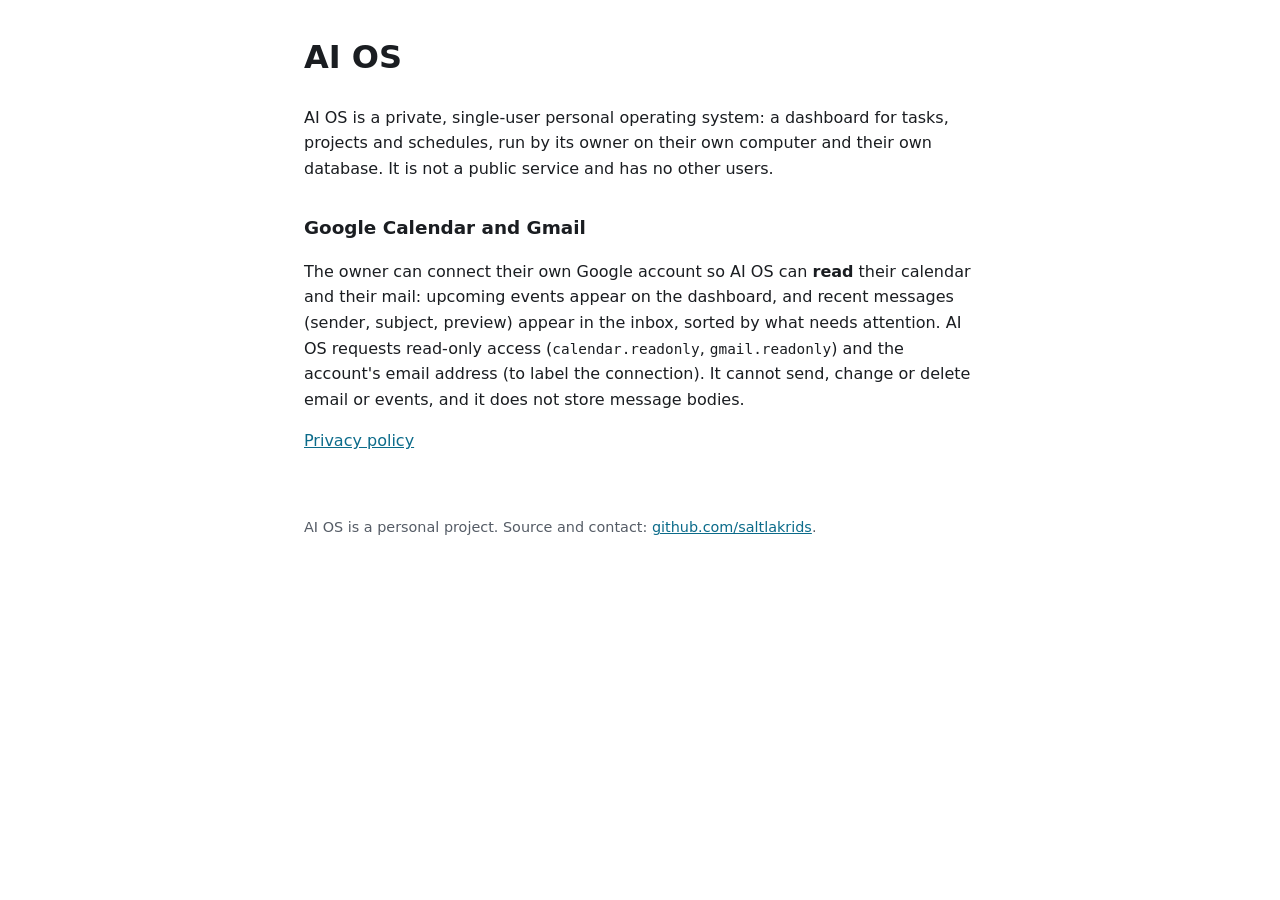
<file: index.html>
<!doctype html>
<html lang="en">
<head>
  <meta charset="utf-8">
  <meta name="viewport" content="width=device-width, initial-scale=1">
  <title>AI OS</title>
  <meta name="description" content="AI OS is a private, single-user personal operating system.">
  <link rel="stylesheet" href="style.css">
</head>
<body>
  <main>
    <h1>AI OS</h1>
    <p>AI OS is a private, single-user personal operating system: a dashboard for tasks, projects and schedules, run by its owner on their own computer and their own database. It is not a public service and has no other users.</p>

    <h2>Google Calendar and Gmail</h2>
    <p>The owner can connect their own Google account so AI OS can <strong>read</strong> their calendar and their mail: upcoming events appear on the dashboard, and recent messages (sender, subject, preview) appear in the inbox, sorted by what needs attention. AI OS requests read-only access (<code>calendar.readonly</code>, <code>gmail.readonly</code>) and the account's email address (to label the connection). It cannot send, change or delete email or events, and it does not store message bodies.</p>

    <p><a href="privacy.html">Privacy policy</a></p>
  </main>
  <footer>
    <p>AI OS is a personal project. Source and contact: <a href="https://github.com/saltlakrids">github.com/saltlakrids</a>.</p>
  </footer>
</body>
</html>
</file>
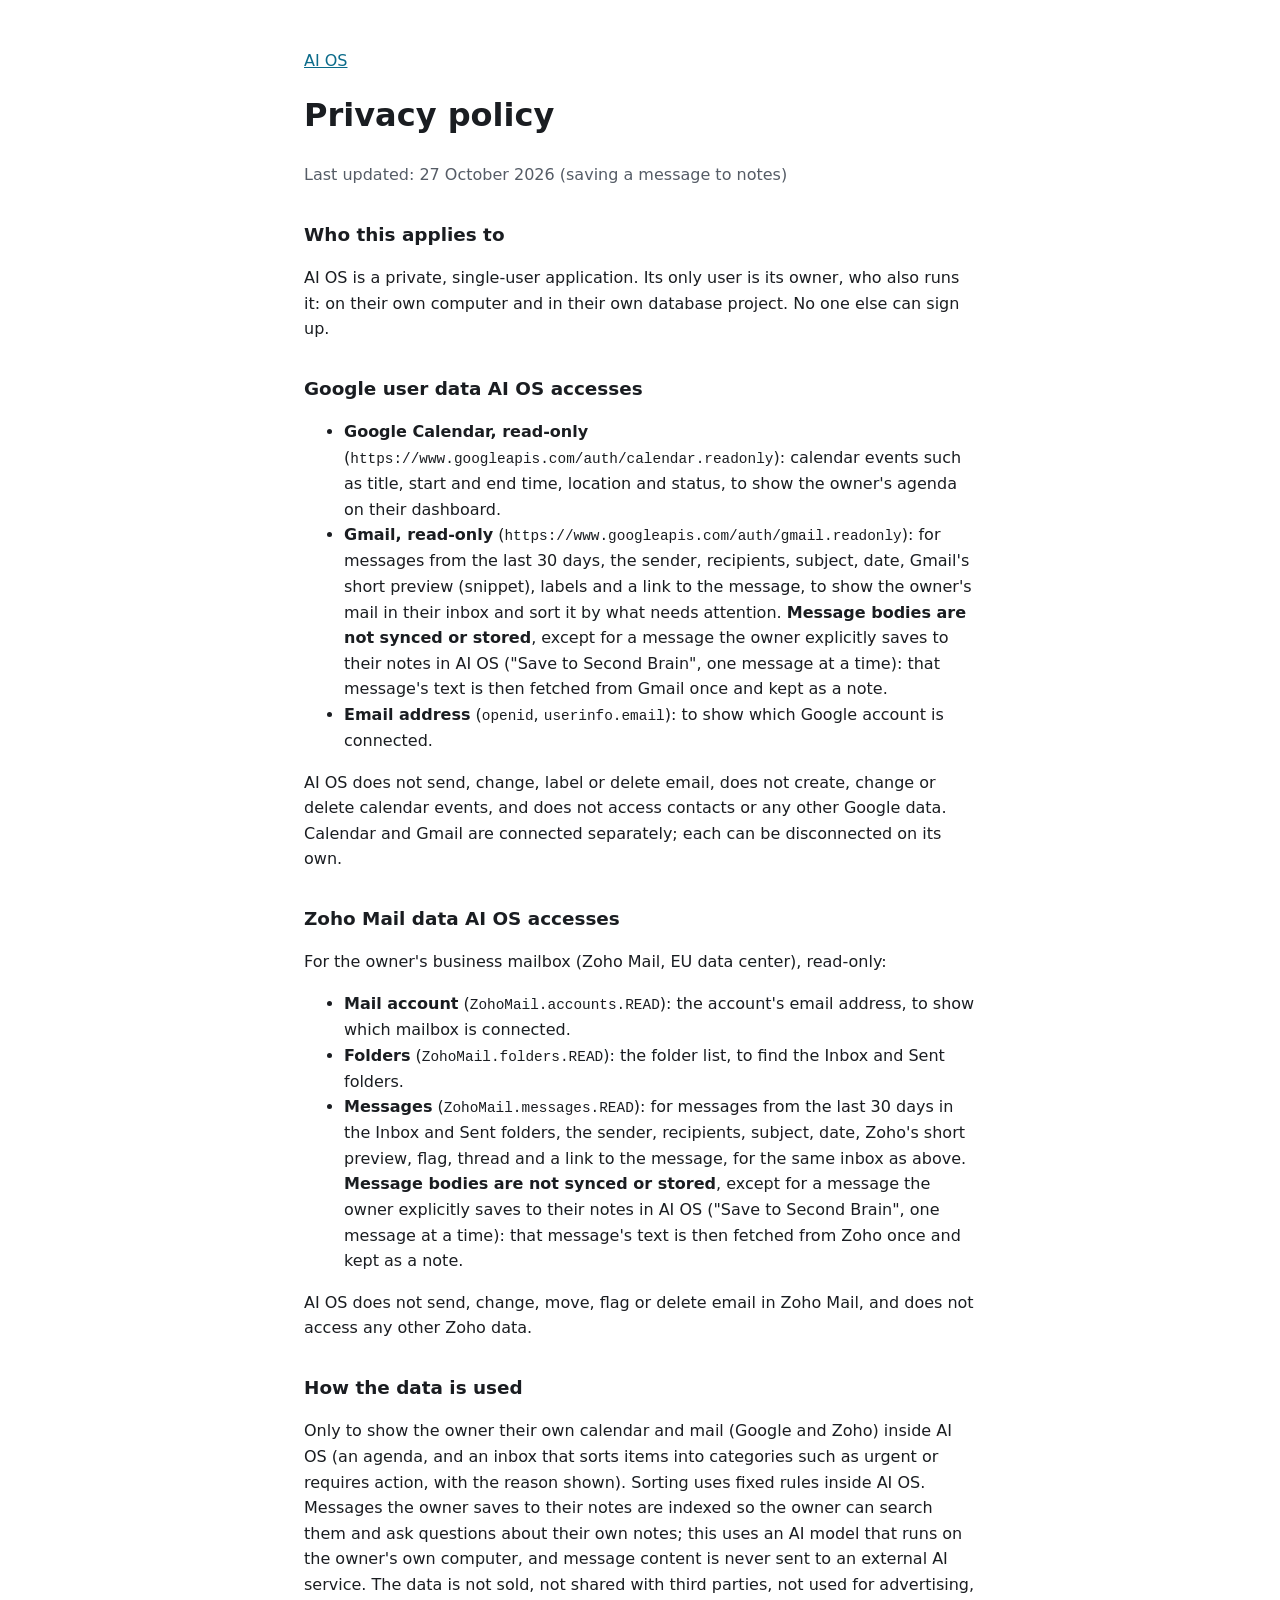
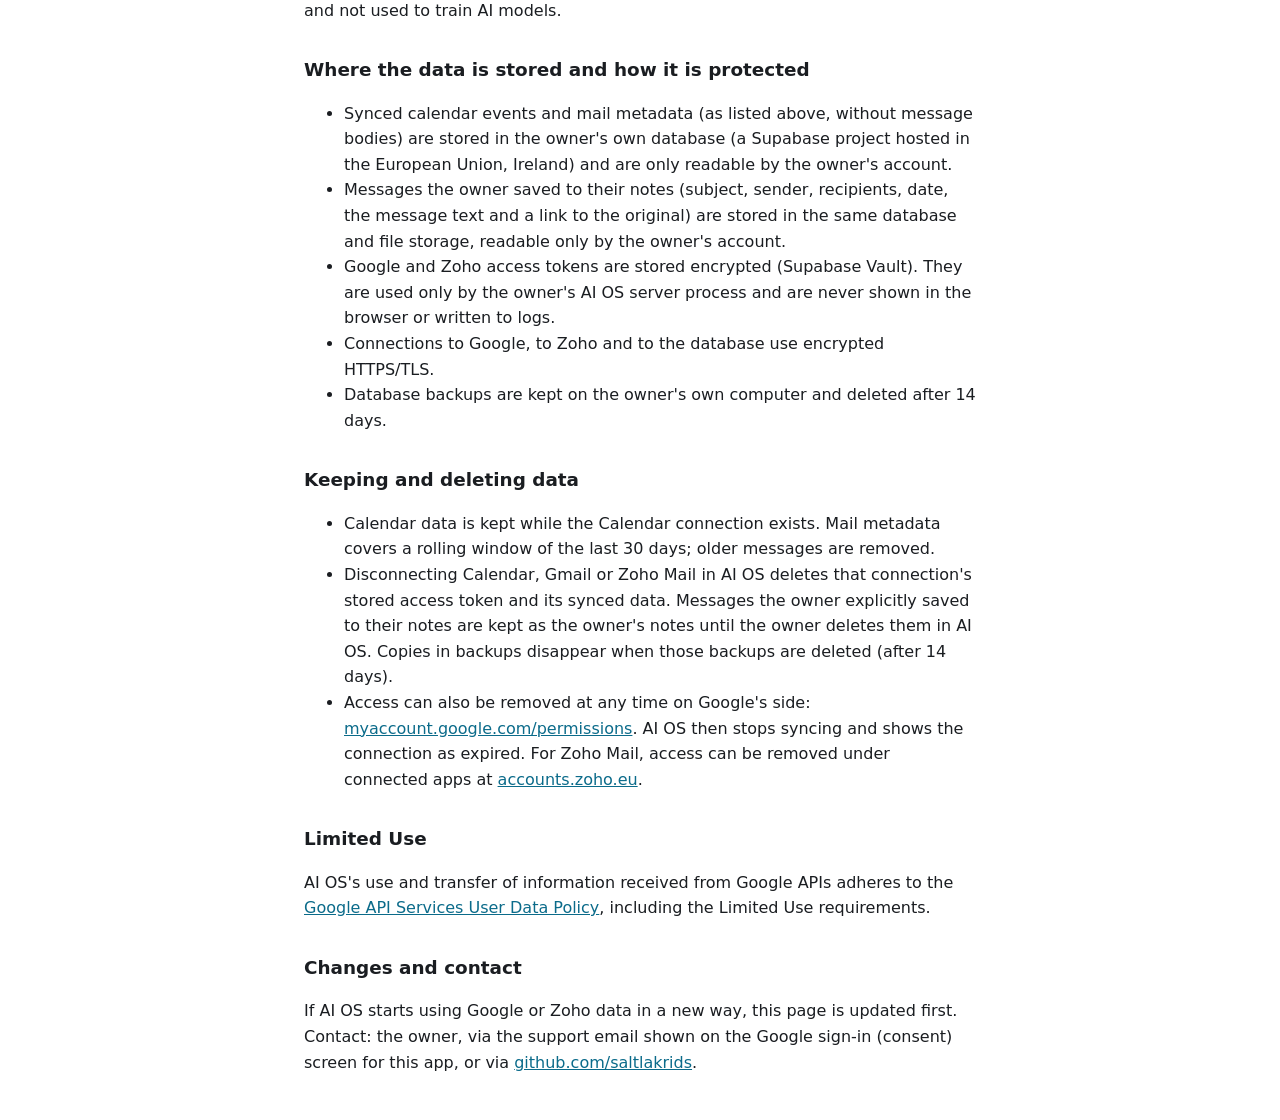
<file: privacy.html>
<!doctype html>
<html lang="en">
<head>
  <meta charset="utf-8">
  <meta name="viewport" content="width=device-width, initial-scale=1">
  <title>AI OS - Privacy policy</title>
  <link rel="stylesheet" href="style.css">
</head>
<body>
  <main>
    <p><a href="./">AI OS</a></p>
    <h1>Privacy policy</h1>
    <p class="meta">Last updated: 27 October 2026 (saving a message to notes)</p>

    <h2>Who this applies to</h2>
    <p>AI OS is a private, single-user application. Its only user is its owner, who also runs it: on their own computer and in their own database project. No one else can sign up.</p>

    <h2>Google user data AI OS accesses</h2>
    <ul>
      <li><strong>Google Calendar, read-only</strong> (<code>https://www.googleapis.com/auth/calendar.readonly</code>): calendar events such as title, start and end time, location and status, to show the owner's agenda on their dashboard.</li>
      <li><strong>Gmail, read-only</strong> (<code>https://www.googleapis.com/auth/gmail.readonly</code>): for messages from the last 30 days, the sender, recipients, subject, date, Gmail's short preview (snippet), labels and a link to the message, to show the owner's mail in their inbox and sort it by what needs attention. <strong>Message bodies are not synced or stored</strong>, except for a message the owner explicitly saves to their notes in AI OS ("Save to Second Brain", one message at a time): that message's text is then fetched from Gmail once and kept as a note.</li>
      <li><strong>Email address</strong> (<code>openid</code>, <code>userinfo.email</code>): to show which Google account is connected.</li>
    </ul>
    <p>AI OS does not send, change, label or delete email, does not create, change or delete calendar events, and does not access contacts or any other Google data. Calendar and Gmail are connected separately; each can be disconnected on its own.</p>

    <h2>Zoho Mail data AI OS accesses</h2>
    <p>For the owner's business mailbox (Zoho Mail, EU data center), read-only:</p>
    <ul>
      <li><strong>Mail account</strong> (<code>ZohoMail.accounts.READ</code>): the account's email address, to show which mailbox is connected.</li>
      <li><strong>Folders</strong> (<code>ZohoMail.folders.READ</code>): the folder list, to find the Inbox and Sent folders.</li>
      <li><strong>Messages</strong> (<code>ZohoMail.messages.READ</code>): for messages from the last 30 days in the Inbox and Sent folders, the sender, recipients, subject, date, Zoho's short preview, flag, thread and a link to the message, for the same inbox as above. <strong>Message bodies are not synced or stored</strong>, except for a message the owner explicitly saves to their notes in AI OS ("Save to Second Brain", one message at a time): that message's text is then fetched from Zoho once and kept as a note.</li>
    </ul>
    <p>AI OS does not send, change, move, flag or delete email in Zoho Mail, and does not access any other Zoho data.</p>

    <h2>How the data is used</h2>
    <p>Only to show the owner their own calendar and mail (Google and Zoho) inside AI OS (an agenda, and an inbox that sorts items into categories such as urgent or requires action, with the reason shown). Sorting uses fixed rules inside AI OS. Messages the owner saves to their notes are indexed so the owner can search them and ask questions about their own notes; this uses an AI model that runs on the owner's own computer, and message content is never sent to an external AI service. The data is not sold, not shared with third parties, not used for advertising, and not used to train AI models.</p>

    <h2>Where the data is stored and how it is protected</h2>
    <ul>
      <li>Synced calendar events and mail metadata (as listed above, without message bodies) are stored in the owner's own database (a Supabase project hosted in the European Union, Ireland) and are only readable by the owner's account.</li>
      <li>Messages the owner saved to their notes (subject, sender, recipients, date, the message text and a link to the original) are stored in the same database and file storage, readable only by the owner's account.</li>
      <li>Google and Zoho access tokens are stored encrypted (Supabase Vault). They are used only by the owner's AI OS server process and are never shown in the browser or written to logs.</li>
      <li>Connections to Google, to Zoho and to the database use encrypted HTTPS/TLS.</li>
      <li>Database backups are kept on the owner's own computer and deleted after 14 days.</li>
    </ul>

    <h2>Keeping and deleting data</h2>
    <ul>
      <li>Calendar data is kept while the Calendar connection exists. Mail metadata covers a rolling window of the last 30 days; older messages are removed.</li>
      <li>Disconnecting Calendar, Gmail or Zoho Mail in AI OS deletes that connection's stored access token and its synced data. Messages the owner explicitly saved to their notes are kept as the owner's notes until the owner deletes them in AI OS. Copies in backups disappear when those backups are deleted (after 14 days).</li>
      <li>Access can also be removed at any time on Google's side: <a href="https://myaccount.google.com/permissions">myaccount.google.com/permissions</a>. AI OS then stops syncing and shows the connection as expired. For Zoho Mail, access can be removed under connected apps at <a href="https://accounts.zoho.eu">accounts.zoho.eu</a>.</li>
    </ul>

    <h2>Limited Use</h2>
    <p>AI OS's use and transfer of information received from Google APIs adheres to the <a href="https://developers.google.com/terms/api-services-user-data-policy">Google API Services User Data Policy</a>, including the Limited Use requirements.</p>

    <h2>Changes and contact</h2>
    <p>If AI OS starts using Google or Zoho data in a new way, this page is updated first. Contact: the owner, via the support email shown on the Google sign-in (consent) screen for this app, or via <a href="https://github.com/saltlakrids">github.com/saltlakrids</a>.</p>
  </main>
</body>
</html>
</file>
<file: style.css>
:root {
  color-scheme: light dark;
  --fg: #1a1d21;
  --muted: #555c66;
  --bg: #ffffff;
  --link: #0b6b8a;
}
@media (prefers-color-scheme: dark) {
  :root {
    --fg: #e6e8eb;
    --muted: #a3aab4;
    --bg: #0d1014;
    --link: #5cc8e6;
  }
}
body {
  margin: 0;
  background: var(--bg);
  color: var(--fg);
  font: 16px/1.6 system-ui, -apple-system, "Segoe UI", sans-serif;
}
main, footer {
  max-width: 42rem;
  margin: 0 auto;
  padding: 2rem 1rem;
}
footer {
  padding-top: 0;
  color: var(--muted);
  font-size: 0.9rem;
}
h1 { margin-top: 0; }
h2 { margin-top: 2rem; font-size: 1.15rem; }
a { color: var(--link); }
code { font-size: 0.9em; overflow-wrap: anywhere; }
.meta { color: var(--muted); }
</file>
